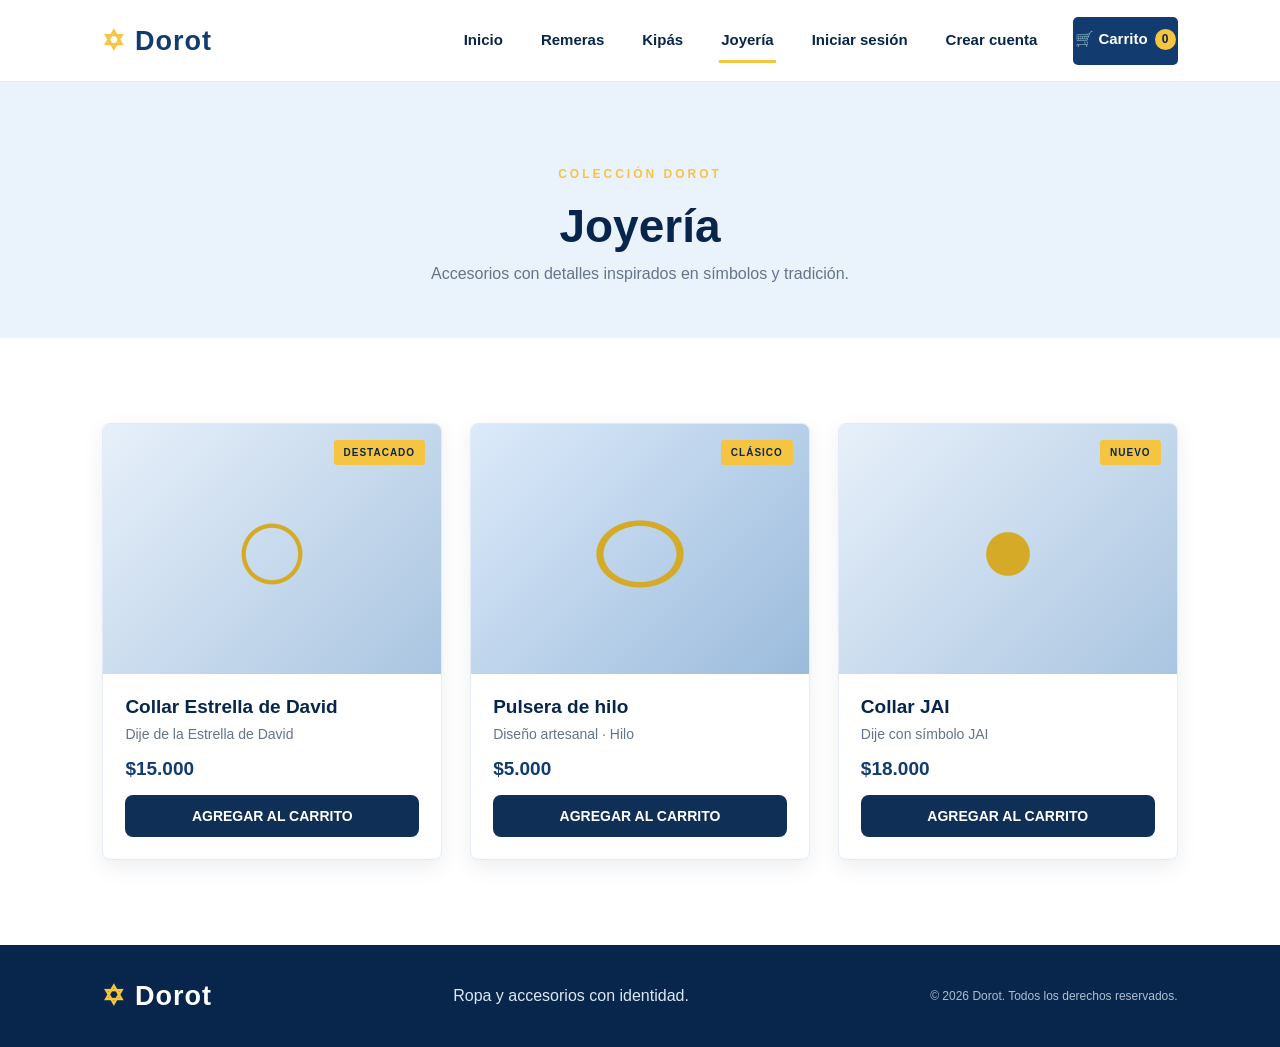
<file: joyeria.html>
<!DOCTYPE html>
<html lang="es">
<head>
    <meta charset="UTF-8">
    <meta name="viewport" content="width=device-width, initial-scale=1.0">
    <title>Joyería | DOROT</title>
    <link rel="stylesheet" href="style.css">
</head>
<body>

<header class="encabezado">
    <a class="logo" href="index.php">✡ Dorot</a>

    <nav class="navegacion">
        <a href="index.php">Inicio</a>
        <a href="remeras.html">Remeras</a>
        <a href="kipas.html">Kipás</a>
        <a class="activo" href="joyeria.html">Joyería</a>
        <a href="login.php">Iniciar sesión</a>
        <a href="registro.php">Crear cuenta</a>

        <a href="#" class="boton-carrito"
           onclick="abrirCarrito(); return false;">
            🛒 Carrito
            <span class="contador-carrito" id="contador-carrito">0</span>
        </a>
    </nav>
</header>

<main>
    <section class="cabecera-pagina">
        <p class="etiqueta">COLECCIÓN DOROT</p>
        <h1>Joyería</h1>
        <p>Accesorios con detalles inspirados en símbolos y tradición.</p>
    </section>

    <section class="productos">
        <div class="grilla-productos">

            <article class="tarjeta-producto">
                <div class="producto-imagen imagen-joya-1">
                    <span>DESTACADO</span>
                </div>
                <div class="producto-info">
                    <h2>Collar Estrella de David</h2>
                    <p>Dije de la Estrella de David</p>
                    <strong>$15.000</strong>
                    <button class="boton-agregar"
                        onclick="agregarAlCarrito(11)">
                        AGREGAR AL CARRITO
                    </button>
                </div>
            </article>

            <article class="tarjeta-producto">
                <div class="producto-imagen imagen-joya-2">
                    <span>CLÁSICO</span>
                </div>
                <div class="producto-info">
                    <h2>Pulsera de hilo</h2>
                    <p>Diseño artesanal · Hilo</p>
                    <strong>$5.000</strong>
                    <button class="boton-agregar"
                        onclick="agregarAlCarrito(12)">
                        AGREGAR AL CARRITO
                    </button>
                </div>
            </article>

            <article class="tarjeta-producto">
                <div class="producto-imagen imagen-joya-3">
                    <span>NUEVO</span>
                </div>
                <div class="producto-info">
                    <h2>Collar JAI</h2>
                    <p>Dije con símbolo JAI</p>
                    <strong>$18.000</strong>
                    <button class="boton-agregar"
                        onclick="agregarAlCarrito(13)">
                        AGREGAR AL CARRITO
                    </button>
                </div>
            </article>

        </div>
    </section>
</main>

<footer class="pie">
    <a class="logo" href="index.php">✡ Dorot</a>
    <p>Ropa y accesorios con identidad.</p>
    <span>© 2026 Dorot. Todos los derechos reservados.</span>
</footer>

<div class="carrito-fondo" id="carrito-fondo"
     onclick="cerrarCarrito()"></div>

<aside class="carrito-panel" id="carrito-panel">

    <div class="carrito-encabezado">
        <h2>Mi carrito</h2>
        <button class="carrito-cerrar"
                onclick="cerrarCarrito()">&times;</button>
    </div>

    <div id="carrito-productos"></div>

    <div class="carrito-resumen">
        <div class="carrito-total-fila">
            <span>Total:</span>
            <span id="carrito-total">$0</span>
        </div>

        <button class="carrito-comprar"
                onclick="finalizarCompra()">
            FINALIZAR COMPRA
        </button>

        <button class="carrito-vaciar"
                onclick="vaciarCarrito()">
            Vaciar carrito
        </button>
    </div>
</aside>

<script src="carrito.js?v=2" defer></script>

</body>
</html>
</file>
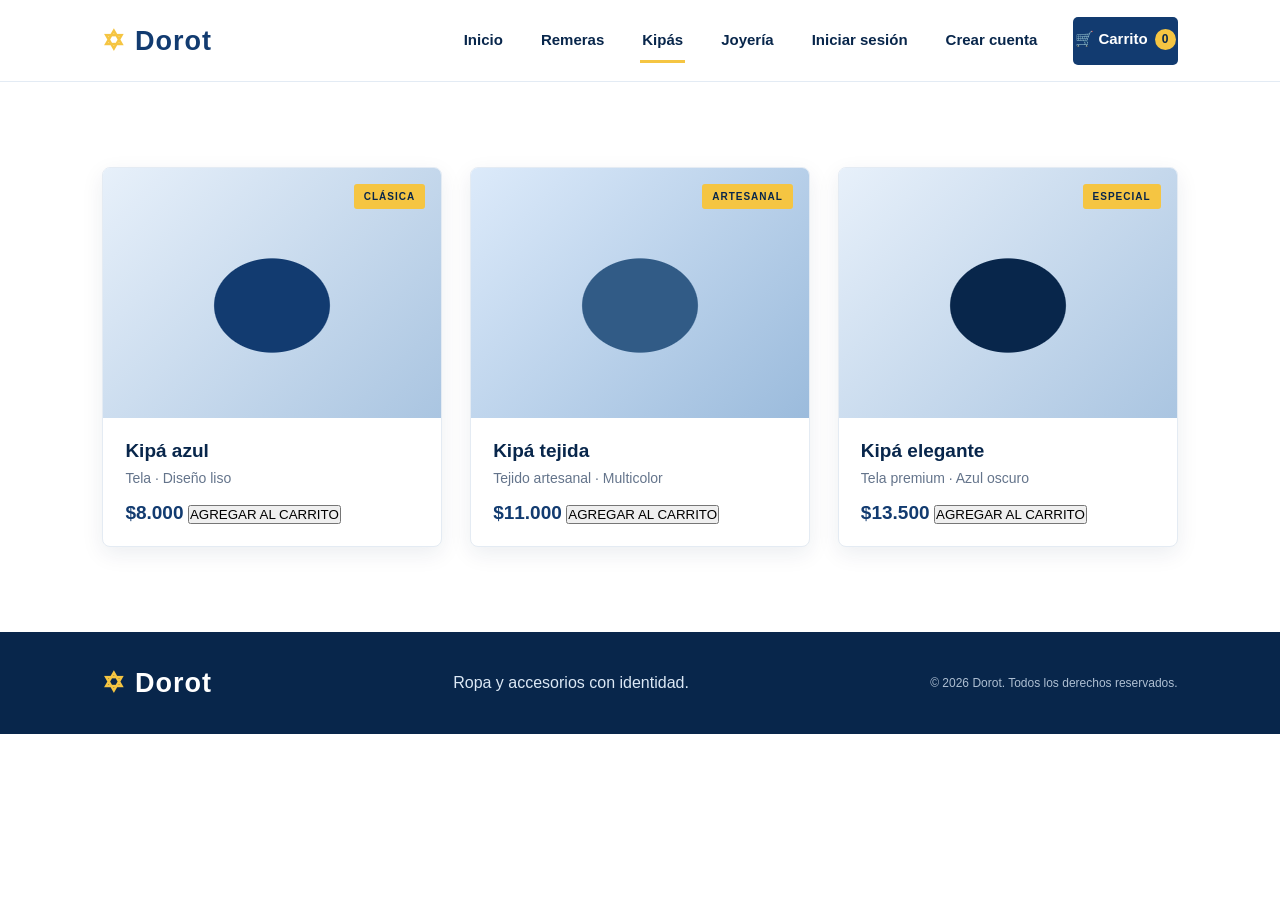
<file: kipas.html>
<!DOCTYPE html>
<html lang="es">
<head>
    <meta charset="UTF-8">
    <meta name="viewport" content="width=device-width, initial-scale=1.0">
    <title>Kipás | Dorot</title>
    <link rel="stylesheet" href="style.css">
</head>
<body>
    <header class="encabezado">
    <a class="logo" href="index.php">✡ Dorot</a>

    <nav class="navegacion">
        <a href="index.php">Inicio</a>
        <a href="remeras.html">Remeras</a>
        <a class="activo" href="kipas.html">Kipás</a>
        <a href="joyeria.html">Joyería</a>
        <a href="login.php">Iniciar sesión</a>
        <a href="registro.php">Crear cuenta</a>

        <a href="#" class="boton-carrito"
        onclick="abrirCarrito(); return false;">
            🛒 Carrito
            <span class="contador-carrito" id="contador-carrito">0</span>
        </a>
    </nav>
    </header>
    <main>
        <section class="productos">
    <div class="grilla-productos">

        <!-- KIPÁ AZUL -->
        <article class="tarjeta-producto">
            <div class="producto-imagen imagen-kipa-1">
                <span>CLÁSICA</span>
            </div>

            <div class="producto-info">
                <h2>Kipá azul</h2>
                <p>Tela · Diseño liso</p>
                <strong>$8.000</strong>

                <button onclick="agregarAlCarrito(5)">AGREGAR AL CARRITO</button>
            </div>
        </article>

        <!-- KIPÁ TEJIDA -->
        <article class="tarjeta-producto">
            <div class="producto-imagen imagen-kipa-2">
                <span>ARTESANAL</span>
            </div>

            <div class="producto-info">
                <h2>Kipá tejida</h2>
                <p>Tejido artesanal · Multicolor</p>
                <strong>$11.000</strong>

                <button onclick="agregarAlCarrito(6)">AGREGAR AL CARRITO</button>
            </div>
        </article>

        <!-- KIPÁ ELEGANTE -->
        <article class="tarjeta-producto">
            <div class="producto-imagen imagen-kipa-3">
                <span>ESPECIAL</span>
            </div>

            <div class="producto-info">
                <h2>Kipá elegante</h2>
                <p>Tela premium · Azul oscuro</p>
                <strong>$13.500</strong>

               <button onclick="agregarAlCarrito(7)">AGREGAR AL CARRITO</button>
            </div>
        </article>

    </div>
</section>
    </main>
    <footer class="pie"><a class="logo" href="index.php">✡ Dorot</a><p>Ropa y accesorios con identidad.</p><span>© 2026 Dorot. Todos los derechos reservados.</span></footer>
    <!-- ACÁ TERMINA EL CONTENIDO DE TU PÁGINA -->

 <div class="carrito-fondo" id="carrito-fondo"
     onclick="cerrarCarrito()"></div>

<aside class="carrito-panel" id="carrito-panel">

    <div class="carrito-encabezado">
        <h2>Mi carrito</h2>

        <button class="carrito-cerrar"
                onclick="cerrarCarrito()">
            &times;
        </button>
    </div>

    <div id="carrito-productos"></div>

    <div class="carrito-resumen">
        <div class="carrito-total-fila">
            <span>Total:</span>
            <span id="carrito-total">$0</span>
        </div>

        <button class="carrito-comprar"
                onclick="finalizarCompra()">
            FINALIZAR COMPRA
        </button>

        <button class="carrito-vaciar"
                onclick="vaciarCarrito()">
            Vaciar carrito
        </button>
    </div>

</aside>

<script src="carrito.js"></script>
</body>
</html>
</file>
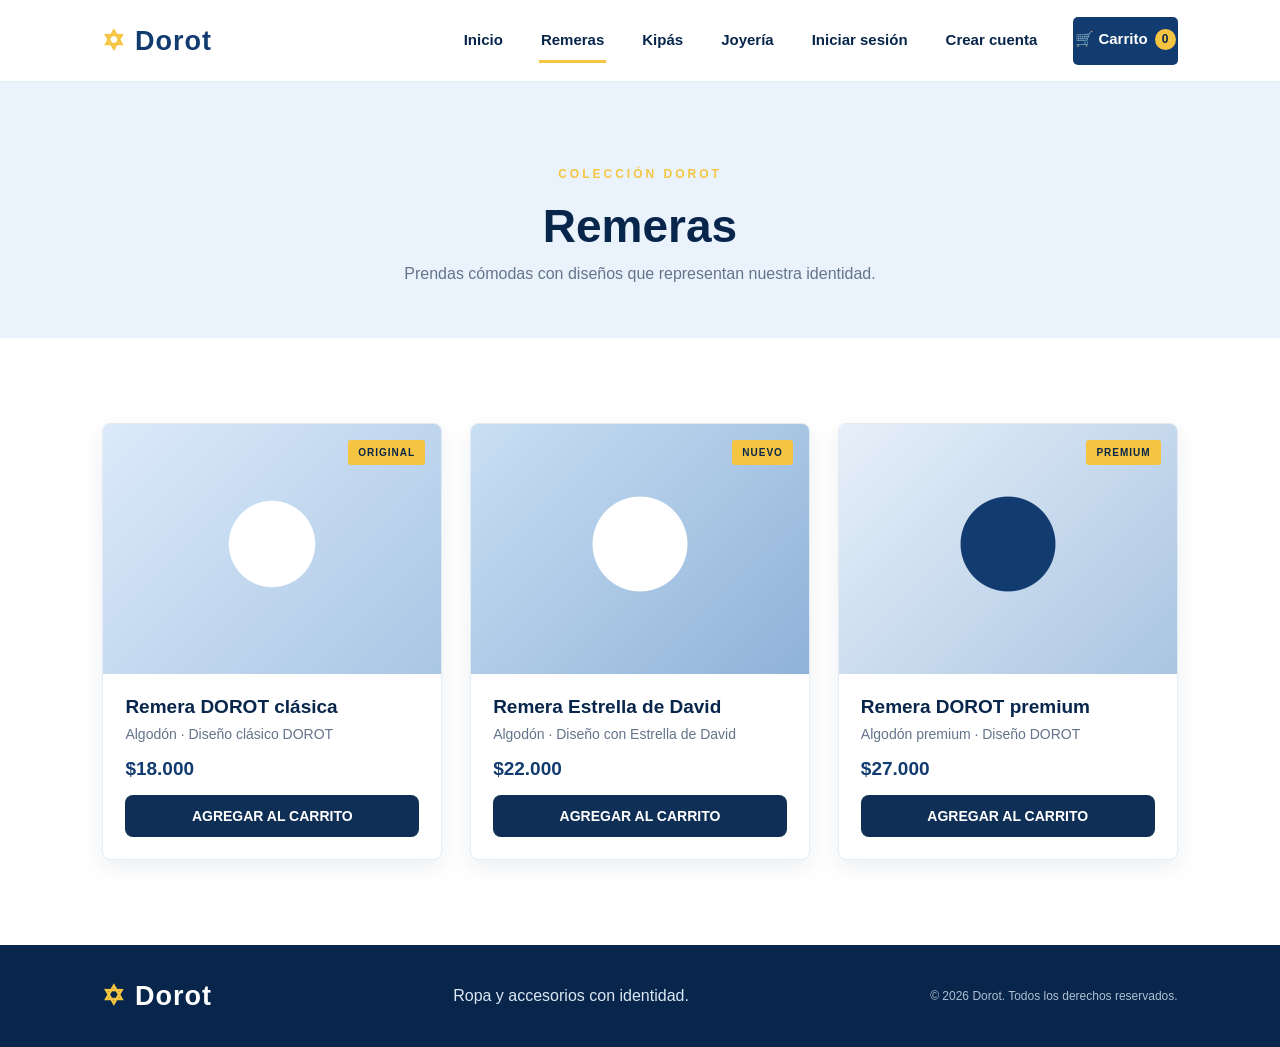
<file: remeras.html>
<!DOCTYPE html>
<html lang="es">
<head>
    <meta charset="UTF-8">
    <meta name="viewport" content="width=device-width, initial-scale=1.0">
    <title>Remeras | DOROT</title>
    <link rel="stylesheet" href="style.css">
</head>
<body>

<header class="encabezado">
    <a class="logo" href="index.php">✡ Dorot</a>

    <nav class="navegacion">
        <a href="index.php">Inicio</a>
        <a class="activo" href="remeras.html">Remeras</a>
        <a href="kipas.html">Kipás</a>
        <a href="joyeria.html">Joyería</a>
        <a href="login.php">Iniciar sesión</a>
        <a href="registro.php">Crear cuenta</a>

        <a href="#" class="boton-carrito"
           onclick="abrirCarrito(); return false;">
            🛒 Carrito
            <span class="contador-carrito" id="contador-carrito">0</span>
        </a>
    </nav>
</header>

<main>
    <section class="cabecera-pagina">
        <p class="etiqueta">COLECCIÓN DOROT</p>
        <h1>Remeras</h1>
        <p>Prendas cómodas con diseños que representan nuestra identidad.</p>
    </section>

    <section class="productos">
        <div class="grilla-productos">

            <article class="tarjeta-producto">
                <div class="producto-imagen imagen-remera-1">
                    <span>ORIGINAL</span>
                </div>
                <div class="producto-info">
                    <h2>Remera DOROT clásica</h2>
                    <p>Algodón · Diseño clásico DOROT</p>
                    <strong>$18.000</strong>
                    <button class="boton-agregar"
                        onclick="agregarAlCarrito(8)">
                        AGREGAR AL CARRITO
                    </button>
                </div>
            </article>

            <article class="tarjeta-producto">
                <div class="producto-imagen imagen-remera-2">
                    <span>NUEVO</span>
                </div>
                <div class="producto-info">
                    <h2>Remera Estrella de David</h2>
                    <p>Algodón · Diseño con Estrella de David</p>
                    <strong>$22.000</strong>
                    <button class="boton-agregar"
                        onclick="agregarAlCarrito(9)">
                        AGREGAR AL CARRITO
                    </button>
                </div>
            </article>

            <article class="tarjeta-producto">
                <div class="producto-imagen imagen-remera-3">
                    <span>PREMIUM</span>
                </div>
                <div class="producto-info">
                    <h2>Remera DOROT premium</h2>
                    <p>Algodón premium · Diseño DOROT</p>
                    <strong>$27.000</strong>
                    <button class="boton-agregar"
                        onclick="agregarAlCarrito(10)">
                        AGREGAR AL CARRITO
                    </button>
                </div>
            </article>

        </div>
    </section>
</main>

<footer class="pie">
    <a class="logo" href="index.php">✡ Dorot</a>
    <p>Ropa y accesorios con identidad.</p>
    <span>© 2026 Dorot. Todos los derechos reservados.</span>
</footer>

<div class="carrito-fondo" id="carrito-fondo"
     onclick="cerrarCarrito()"></div>

<aside class="carrito-panel" id="carrito-panel">

    <div class="carrito-encabezado">
        <h2>Mi carrito</h2>
        <button class="carrito-cerrar"
                onclick="cerrarCarrito()">&times;</button>
    </div>

    <div id="carrito-productos"></div>

    <div class="carrito-resumen">
        <div class="carrito-total-fila">
            <span>Total:</span>
            <span id="carrito-total">$0</span>
        </div>

        <button class="carrito-comprar"
                onclick="finalizarCompra()">
            FINALIZAR COMPRA
        </button>

        <button class="carrito-vaciar"
                onclick="vaciarCarrito()">
            Vaciar carrito
        </button>
    </div>
</aside>

<script src="carrito.js?v=2" defer></script>

</body>
</html>
</file>
<file: style.css>
/* PALETA: azul, blanco y pequeños detalles amarillos */
:root {
    --azul: #123b70;
    --azul-oscuro: #08264b;
    --azul-claro: #eaf3fc;
    --blanco: #ffffff;
    --amarillo: #f5c542;
    --texto: #18304d;
    --gris: #64748b;
}

* {
    margin: 0;
    padding: 0;
    box-sizing: border-box;
}

html { scroll-behavior: smooth; }

body {
    font-family: Arial, Helvetica, sans-serif;
    color: var(--texto);
    background: var(--blanco);
}

.encabezado {
    width: 100%;
    min-height: 82px;
    padding: 0 8%;
    display: flex;
    align-items: center;
    justify-content: space-between;
    background: var(--blanco);
    border-bottom: 1px solid #e3ebf4;
    position: sticky;
    top: 0;
    z-index: 10;
}

.logo {
    color: var(--azul);
    text-decoration: none;
    font-size: 27px;
    font-weight: 800;
    letter-spacing: 1px;
}

.logo:first-letter { color: var(--amarillo); }

.navegacion {
    display: flex;
    align-items: center;
    gap: 34px;
}

.navegacion a {
    color: var(--azul-oscuro);
    text-decoration: none;
    font-size: 15px;
    font-weight: 600;
    padding: 12px 2px;
    border-bottom: 3px solid transparent;
    transition: color .25s, border-color .25s, transform .25s;
}

.navegacion a:hover {
    color: var(--azul);
    border-bottom-color: var(--amarillo);
    transform: translateY(-2px);
}

.navegacion a.activo { border-bottom-color: var(--amarillo); }

.portada {
    min-height: 480px;
    padding: 110px 10%;
    display: flex;
    flex-direction: column;
    align-items: flex-start;
    justify-content: center;
    color: var(--blanco);
    background: linear-gradient(115deg, var(--azul-oscuro), var(--azul));
}

.etiqueta {
    color: var(--amarillo);
    font-size: 12px;
    font-weight: 800;
    letter-spacing: 3px;
    margin-bottom: 18px;
}

.portada h1 {
    max-width: 700px;
    font-size: clamp(42px, 7vw, 76px);
    line-height: 1.05;
    margin-bottom: 20px;
}

.descripcion {
    max-width: 540px;
    color: #e1ebf7;
    font-size: 18px;
    line-height: 1.7;
    margin-bottom: 30px;
}

.boton {
    display: inline-block;
    padding: 14px 24px;
    color: var(--azul-oscuro);
    background: var(--amarillo);
    text-decoration: none;
    font-weight: 800;
    border-radius: 4px;
    transition: transform .25s, background .25s;
}

.boton:hover {
    background: #ffda68;
    transform: translateY(-3px);
}

.secciones, .productos {
    padding: 85px 8%;
}

.titulo-seccion { text-align: center; margin-bottom: 42px; }
.titulo-seccion h2, .cabecera-pagina h1 {
    color: var(--azul-oscuro);
    font-size: clamp(32px, 5vw, 46px);
    margin-bottom: 12px;
}
.titulo-seccion p:not(.etiqueta) { color: var(--gris); }

.grilla {
    display: grid;
    grid-template-columns: repeat(3, 1fr);
    gap: 24px;
}

.tarjeta {
    min-height: 310px;
    border-radius: 8px;
    overflow: hidden;
    text-decoration: none;
    box-shadow: 0 8px 25px rgba(8, 38, 75, .10);
}

.categoria {
    display: flex;
    align-items: flex-end;
    padding: 28px;
    color: var(--blanco);
    background: linear-gradient(145deg, #2e6298, #0b2c54);
    transition: transform .3s, box-shadow .3s;
}

.categoria-kipas { background: linear-gradient(145deg, #477eae, #123b70); }
.categoria-joyeria { background: linear-gradient(145deg, #315b86, #092748); }

.categoria:hover {
    transform: translateY(-9px);
    box-shadow: 0 16px 32px rgba(8, 38, 75, .2);
}

.categoria-contenido span {
    color: var(--amarillo);
    font-size: 11px;
    font-weight: 800;
    letter-spacing: 2px;
}
.categoria-contenido h3 { font-size: 31px; margin: 12px 0; }
.categoria-contenido p { color: #e2ebf5; margin-bottom: 24px; }
.categoria-contenido strong { color: var(--amarillo); }

.cabecera-pagina {
    padding: 85px 8% 55px;
    text-align: center;
    background: var(--azul-claro);
}
.cabecera-pagina p:last-child { color: var(--gris); font-size: 16px; }

.grilla-productos {
    display: grid;
    grid-template-columns: repeat(3, 1fr);
    gap: 28px;
}

.tarjeta-producto {
    overflow: hidden;
    border: 1px solid #e4ebf3;
    border-radius: 8px;
    background: var(--blanco);
    box-shadow: 0 7px 22px rgba(8, 38, 75, .08);
    transition: transform .25s, box-shadow .25s;
}
.tarjeta-producto:hover {
    transform: translateY(-6px);
    box-shadow: 0 14px 28px rgba(8, 38, 75, .14);
}

.producto-imagen {
    height: 250px;
    padding: 16px;
    display: flex;
    align-items: flex-start;
    justify-content: flex-end;
    background-color: var(--azul-claro);
    background-image: radial-gradient(circle at 50% 48%, #ffffff 0 20%, transparent 20.5%), linear-gradient(135deg, #dceafa, #a9c6e4);
}
.producto-imagen span {
    padding: 7px 10px;
    border-radius: 3px;
    color: var(--azul-oscuro);
    background: var(--amarillo);
    font-size: 10px;
    font-weight: 800;
    letter-spacing: 1px;
}
.imagen-remera-2 { background-image: radial-gradient(circle at 50% 48%, #ffffff 0 22%, transparent 22.5%), linear-gradient(135deg, #c9dff3, #8fb2d8); }
.imagen-remera-3 { background-image: radial-gradient(circle at 50% 48%, #123b70 0 22%, transparent 22.5%), linear-gradient(135deg, #e7f0fa, #aac5e1); }
.imagen-kipa-1 { background-image: radial-gradient(ellipse at 50% 55%, #123b70 0 24%, transparent 24.5%), linear-gradient(135deg, #e7f0fa, #aac5e1); }
.imagen-kipa-2 { background-image: radial-gradient(ellipse at 50% 55%, #315b86 0 24%, transparent 24.5%), linear-gradient(135deg, #dceafa, #9bbbdc); }
.imagen-kipa-3 { background-image: radial-gradient(ellipse at 50% 55%, #08264b 0 24%, transparent 24.5%), linear-gradient(135deg, #e7f0fa, #aac5e1); }
.imagen-joya-1 { background-image: radial-gradient(circle at 50% 52%, transparent 0 12%, #d5aa26 12.5% 14%, transparent 14.5%), linear-gradient(135deg, #e7f0fa, #aac5e1); }
.imagen-joya-2 { background-image: radial-gradient(ellipse at 50% 52%, transparent 0 15%, #d5aa26 15.5% 18%, transparent 18.5%), linear-gradient(135deg, #dceafa, #9bbbdc); }
.imagen-joya-3 { background-image: radial-gradient(circle at 50% 52%, #d5aa26 0 10%, transparent 10.5%), linear-gradient(135deg, #e7f0fa, #aac5e1); }

.producto-info { padding: 22px; }
.producto-info h2 { color: var(--azul-oscuro); font-size: 19px; margin-bottom: 8px; }
.producto-info p { color: var(--gris); font-size: 14px; margin-bottom: 16px; }
.producto-info strong { color: var(--azul); font-size: 19px; }

.pie {
    padding: 35px 8%;
    display: flex;
    align-items: center;
    justify-content: space-between;
    gap: 18px;
    flex-wrap: wrap;
    color: #dce8f5;
    background: var(--azul-oscuro);
}
.pie .logo { color: var(--blanco); }
.pie p { color: #dce8f5; }
.pie span { color: #aebfd2; font-size: 12px; }


.auth-contenedor {
    min-height: 75vh;
    padding: 60px 20px;
    display: flex;
    align-items: center;
    justify-content: center;
    background: var(--azul-claro);
}

.auth-caja {
    width: 100%;
    max-width: 460px;
    padding: 40px;
    background: var(--blanco);
    border-radius: 10px;
    box-shadow: 0 8px 30px rgba(8, 38, 75, 0.12);
    display: flex;
    flex-direction: column;
}

.auth-caja h1 {
    color: var(--azul-oscuro);
    font-size: 32px;
    margin-bottom: 10px;
}

.auth-descripcion {
    color: var(--gris);
    font-size: 14px;
    margin-bottom: 28px;
    line-height: 1.6;
}

.auth-caja label {
    color: var(--azul-oscuro);
    font-size: 14px;
    font-weight: bold;
    margin-bottom: 8px;
}

.auth-caja input {
    width: 100%;
    padding: 13px;
    margin-bottom: 20px;
    border: 1px solid #ccd9e8;
    border-radius: 5px;
    outline: none;
    font-size: 14px;
}

.auth-caja input:focus {
    border-color: var(--azul);
    box-shadow: 0 0 0 3px rgba(18, 59, 112, 0.10);
}

.auth-boton {
    width: 100%;
    padding: 14px;
    margin-top: 5px;
    background: var(--azul);
    color: white;
    border: none;
    border-radius: 5px;
    font-size: 15px;
    font-weight: bold;
    cursor: pointer;
    transition: .3s;
}

.auth-boton:hover {
    background: var(--azul-oscuro);
    border-bottom: 3px solid var(--amarillo);
}

.auth-enlace {
    margin-top: 25px;
    text-align: center;
    color: var(--gris);
    font-size: 14px;
}

.auth-enlace a {
    color: var(--azul);
    font-weight: bold;
    text-decoration: none;
}

.auth-enlace a:hover {
    color: #c69b19;
}

/* =====================================
   CARRITO LATERAL - DOROT
===================================== */

/* Fondo oscuro */
.carrito-fondo {
    position: fixed;
    inset: 0;
    background: rgba(0, 0, 0, 0.5);
    opacity: 0;
    visibility: hidden;
    transition: 0.3s;
    z-index: 100;
}

.carrito-fondo.activo {
    opacity: 1;
    visibility: visible;
}

/* Panel lateral */
.carrito-panel {
    position: fixed;
    top: 0;
    right: -450px;
    width: 420px;
    max-width: 100%;
    height: 100vh;
    background: white;
    z-index: 101;
    display: flex;
    flex-direction: column;
    transition: right 0.35s ease;
    box-shadow: -5px 0 25px rgba(0, 0, 0, 0.15);
}

.carrito-panel.activo {
    right: 0;
}

/* Encabezado */
.carrito-encabezado {
    padding: 24px;
    background: var(--azul);
    color: white;
    display: flex;
    justify-content: space-between;
    align-items: center;
}

.carrito-encabezado h2 {
    font-size: 23px;
}

.carrito-cerrar {
    background: none;
    border: none;
    color: white;
    font-size: 28px;
    cursor: pointer;
}

/* Productos */
#carrito-productos {
    flex: 1;
    padding: 20px;
    overflow-y: auto;
}

.carrito-producto {
    display: flex;
    gap: 15px;
    padding: 18px 0;
    border-bottom: 1px solid #e4ebf3;
}

.carrito-producto-imagen {
    width: 85px;
    min-width: 85px;
    height: 85px;
    display: flex;
    align-items: center;
    justify-content: center;
    background: var(--azul-claro);
    color: var(--azul);
    font-size: 30px;
    border-radius: 6px;
}

.carrito-info {
    flex: 1;
}

.carrito-info h3 {
    color: var(--azul-oscuro);
    font-size: 16px;
    margin-bottom: 7px;
}

.carrito-info p {
    color: var(--azul);
    font-weight: bold;
    margin-bottom: 10px;
}

.carrito-cantidad {
    display: flex;
    align-items: center;
    gap: 12px;
    margin-bottom: 8px;
}

.carrito-cantidad button {
    width: 27px;
    height: 27px;
    border: none;
    background: var(--azul-claro);
    color: var(--azul);
    font-size: 18px;
    cursor: pointer;
    border-radius: 4px;
}

.carrito-cantidad button:hover {
    background: var(--amarillo);
}

.eliminar-producto {
    border: none;
    background: none;
    color: #c0392b;
    cursor: pointer;
    font-size: 12px;
}

.carrito-vacio {
    text-align: center;
    padding: 55px 10px;
    color: var(--gris);
}

.carrito-vacio p {
    font-size: 19px;
    font-weight: bold;
    margin-bottom: 10px;
}

/* Resumen */
.carrito-resumen {
    padding: 24px;
    border-top: 1px solid #e4ebf3;
}

.carrito-total-fila {
    display: flex;
    justify-content: space-between;
    color: var(--azul-oscuro);
    font-size: 20px;
    font-weight: bold;
    margin-bottom: 20px;
}

.carrito-comprar {
    width: 100%;
    padding: 15px;
    background: var(--azul);
    color: white;
    border: none;
    border-radius: 5px;
    font-weight: bold;
    cursor: pointer;
    transition: 0.3s;
}

.carrito-comprar:hover {
    background: var(--azul-oscuro);
    border-bottom: 3px solid var(--amarillo);
}

.carrito-vaciar {
    width: 100%;
    margin-top: 12px;
    padding: 10px;
    background: white;
    color: var(--gris);
    border: 1px solid #ccd9e8;
    border-radius: 5px;
    cursor: pointer;
}

/* Botón del menú */
.boton-carrito {
    display: inline-flex;
    align-items: center;
    gap: 7px;
    padding: 9px 13px;
    background: var(--azul);
    color: white !important;
    border-radius: 5px;
    text-decoration: none;
    font-weight: bold;
    cursor: pointer;
}

.boton-carrito:hover {
    background: var(--azul-oscuro);
}

.contador-carrito {
    background: var(--amarillo);
    color: var(--azul-oscuro);
    border-radius: 50%;
    min-width: 21px;
    height: 21px;
    display: inline-flex;
    align-items: center;
    justify-content: center;
    font-size: 12px;
}
.boton-agregar {
    width: 100%;
    padding: 13px;
    margin-top: 15px;
    background-color: #102f57;
    color: white;
    border: none;
    border-radius: 8px;
    font-size: 14px;
    font-weight: bold;
    cursor: pointer;
    transition: 0.3s;
}

.boton-agregar:hover {
    background-color: #f5c542;
    color: #102f57;
    transform: translateY(-2px);
}
</file>
